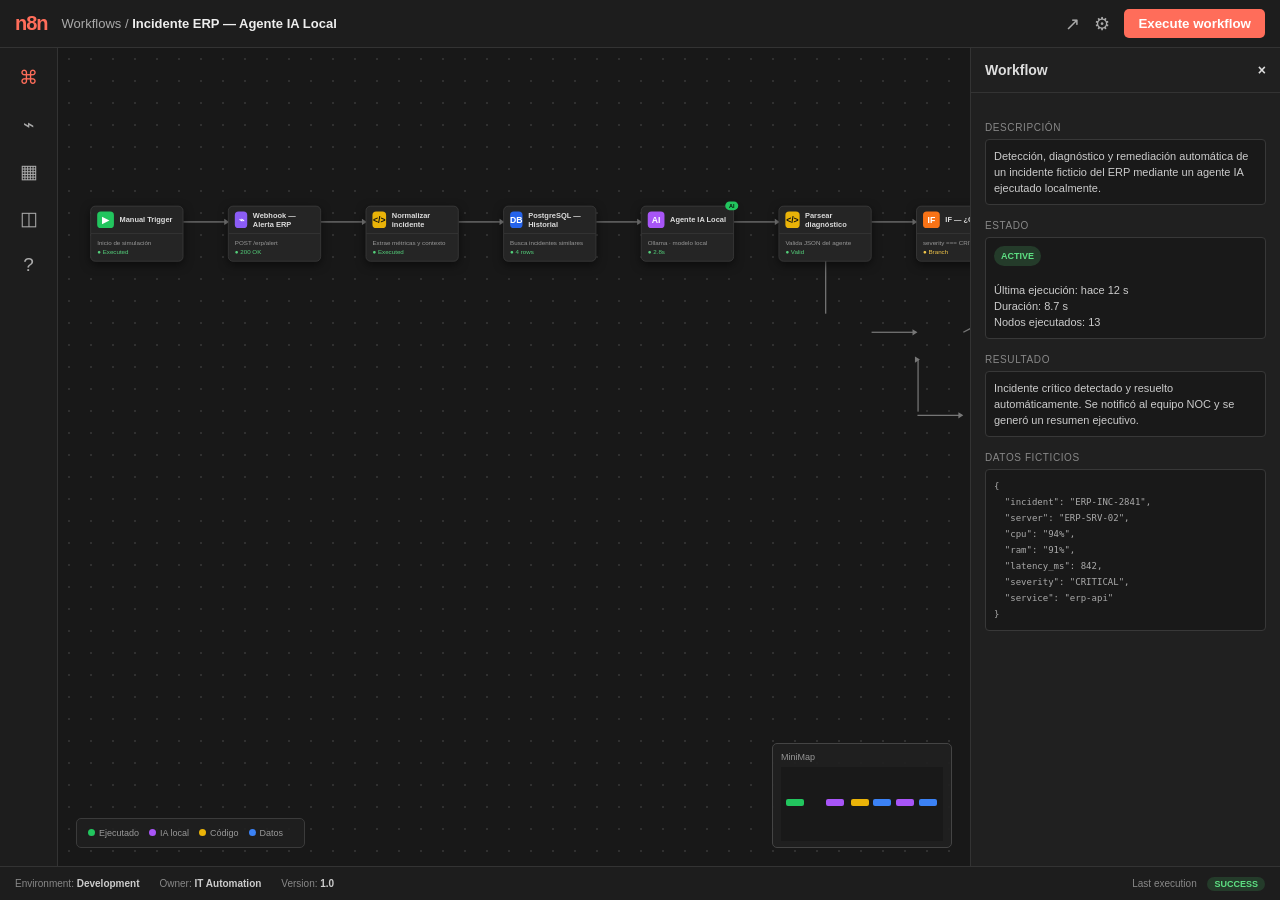
<file: demo-n8n Workflow/index.html>
<!DOCTYPE html>
<html lang="es">
<head>
<meta charset="UTF-8">
<meta name="viewport" content="width=device-width, initial-scale=1.0">
<title>n8n — Workflow de Agente IA Local</title>
<style>
*{box-sizing:border-box}html,body{margin:0;width:100%;height:100%;overflow:hidden;font-family:Inter,Segoe UI,Arial,sans-serif;background:#171717;color:#ddd}
:root{--bg:#171717;--panel:#202020;--panel2:#252525;--line:#3b3b3b;--muted:#999;--text:#eee;--orange:#ff6d5a;--green:#22c55e;--blue:#3b82f6;--purple:#a855f7;--yellow:#eab308}
.app{height:100vh;display:grid;grid-template-rows:48px 1fr 34px}
.top{background:#1d1d1d;border-bottom:1px solid #333;display:flex;align-items:center;padding:0 15px;gap:14px}
.logo{font-weight:800;font-size:20px;color:#ff6d5a;letter-spacing:-1px}.crumb{color:#aaa;font-size:13px}.crumb b{color:#eee}.spacer{flex:1}.exec{background:#ff6d5a;color:#fff;border:0;border-radius:5px;padding:7px 14px;font-weight:700}.icon{font-size:18px;color:#aaa}
.body{display:grid;grid-template-columns:58px 1fr 310px;min-height:0}
.left{background:#1d1d1d;border-right:1px solid #333;display:flex;align-items:center;flex-direction:column;gap:24px;padding-top:18px;color:#aaa}.left span{font-size:19px}.left span.active{color:#ff6d5a}
.canvas{position:relative;overflow:hidden;background-color:#181818;background-image:radial-gradient(#303030 1px,transparent 1px);background-size:22px 22px}
.workflow{position:absolute;inset:0;transform-origin:0 0}
.edge{position:absolute;height:2px;background:#777;transform-origin:left center;z-index:1}.edge:after{content:"";position:absolute;right:-2px;top:-4px;border-left:8px solid #777;border-top:5px solid transparent;border-bottom:5px solid transparent}
.node{position:absolute;width:150px;background:#252525;border:1px solid #454545;border-radius:8px;box-shadow:0 5px 16px #0008;z-index:2;cursor:pointer}
.node:hover{border-color:#777}.node.selected{border-color:#ff6d5a;box-shadow:0 0 0 1px #ff6d5a55,0 7px 20px #0009}
.nhead{height:44px;display:flex;align-items:center;padding:0 10px;border-bottom:1px solid #3b3b3b;gap:9px}.ico{width:27px;height:27px;border-radius:6px;display:grid;place-items:center;font-size:14px;font-weight:800;color:white}.ntitle{font-size:12px;font-weight:700;line-height:15px}.nbody{padding:8px 10px;font-size:10px;color:#999;line-height:14px}.ok{color:#54d17b}.wait{color:#f4c84a}.fail{color:#ff7566}
.start .ico{background:#22c55e}.webhook .ico{background:#8b5cf6}.code .ico{background:#eab308;color:#111}.db .ico{background:#2563eb}.agent .ico{background:#a855f7}.if .ico{background:#f97316}.slack .ico{background:#36c5f0}.mail .ico{background:#3b82f6}.http .ico{background:#64748b}.end .ico{background:#22c55e}
.badge{position:absolute;right:-8px;top:-8px;background:#22c55e;color:#07130a;border-radius:10px;padding:2px 6px;font-size:9px;font-weight:800}
.minimap{position:absolute;right:18px;bottom:18px;width:180px;height:105px;background:#202020e8;border:1px solid #444;border-radius:5px;padding:8px}.mini-title{font-size:9px;color:#999;margin-bottom:5px}.mini-map{height:74px;position:relative;background:#191919}.m{position:absolute;width:18px;height:7px;border-radius:2px;background:#666}.m.a{background:#22c55e}.m.b{background:#a855f7}.m.c{background:#3b82f6}.m.d{background:#eab308}
.side{background:#202020;border-left:1px solid #333;display:flex;flex-direction:column;min-width:0}.sidehead{padding:14px;border-bottom:1px solid #333;font-size:14px;font-weight:700;display:flex;justify-content:space-between}.sidebody{padding:14px;overflow:auto}.label{font-size:10px;color:#888;text-transform:uppercase;letter-spacing:.6px;margin:15px 0 6px}.value{background:#191919;border:1px solid #383838;border-radius:4px;padding:8px;font-size:11px;color:#ccc;line-height:16px}.pill{display:inline-block;border-radius:10px;padding:2px 7px;background:#243b2a;color:#5ee083;font-size:9px;font-weight:700}.json{font-family:Consolas,monospace;font-size:9px;white-space:pre-wrap;color:#aaa}
.bottom{background:#1d1d1d;border-top:1px solid #333;display:flex;align-items:center;padding:0 15px;gap:20px;font-size:10px;color:#888}.bottom b{color:#ccc}.runbar{margin-left:auto}.runbar .pill{margin-left:8px}
.toast{position:absolute;left:50%;top:66px;transform:translateX(-50%);background:#242424;border:1px solid #444;border-radius:6px;padding:9px 15px;font-size:11px;opacity:0;transition:.25s;z-index:10;box-shadow:0 8px 25px #0008}.toast.show{opacity:1}
.legend{position:absolute;left:18px;bottom:18px;background:#202020dd;border:1px solid #3b3b3b;border-radius:5px;padding:9px 11px;font-size:9px;color:#999;z-index:4}.legend span{margin-right:10px}.dot{display:inline-block;width:7px;height:7px;border-radius:50%;margin-right:4px}
</style>
</head>
<body>
<div class="app">
<header class="top"><div class="logo">n8n</div><div class="crumb">Workflows / <b>Incidente ERP — Agente IA Local</b></div><div class="spacer"></div><span class="icon">↗</span><span class="icon">⚙</span><button class="exec" onclick="runWorkflow()">Execute workflow</button></header>
<div class="body">
<nav class="left"><span class="active">⌘</span><span>⌁</span><span>▦</span><span>◫</span><span>?</span></nav>
<main class="canvas" id="canvas">
<div class="toast" id="toast">Workflow ejecutado correctamente</div>
<div class="workflow" id="workflow">
<!-- conexiones -->
<div class="edge" style="left:178px;top:215px;width:72px;transform:rotate(0deg)"></div>
<div class="edge" style="left:400px;top:215px;width:72px;transform:rotate(0deg)"></div>
<div class="edge" style="left:622px;top:215px;width:72px;transform:rotate(0deg)"></div>
<div class="edge" style="left:844px;top:215px;width:72px;transform:rotate(0deg)"></div>
<div class="edge" style="left:1066px;top:215px;width:72px;transform:rotate(0deg)"></div>
<div class="edge" style="left:1288px;top:215px;width:72px;transform:rotate(0deg)"></div>
<div class="edge" style="left:1510px;top:215px;width:72px;transform:rotate(0deg)"></div>
<div class="edge" style="left:1732px;top:215px;width:72px;transform:rotate(0deg)"></div>
<div class="edge" style="left:1954px;top:215px;width:72px;transform:rotate(0deg)"></div>
<div class="edge" style="left:2176px;top:215px;width:72px;transform:rotate(0deg)"></div>

<!-- rama IF -->
<div class="edge" style="left:1213px;top:259px;width:2px;height:105px;transform:rotate(0deg)"></div>
<div class="edge" style="left:1288px;top:393px;width:72px;transform:rotate(0deg)"></div>
<div class="edge" style="left:1362px;top:437px;width:2px;height:85px;transform:rotate(0deg)"></div>
<div class="edge" style="left:1362px;top:527px;width:72px;transform:rotate(0deg)"></div>
<div class="edge" style="left:1436px;top:393px;width:74px;transform:rotate(-28deg)"></div>

<div class="node start" style="left:28px;top:190px" onclick="selectNode(this,'Manual Trigger')"><div class="nhead"><div class="ico">▶</div><div class="ntitle">Manual Trigger</div></div><div class="nbody">Inicio de simulación<br><span class="ok">● Executed</span></div></div>
<div class="node webhook" style="left:250px;top:190px" onclick="selectNode(this,'Webhook — Alerta ERP')"><div class="nhead"><div class="ico">⌁</div><div class="ntitle">Webhook — Alerta ERP</div></div><div class="nbody">POST /erp/alert<br><span class="ok">● 200 OK</span></div></div>
<div class="node code" style="left:472px;top:190px" onclick="selectNode(this,'Normalizar incidente')"><div class="nhead"><div class="ico">&lt;/&gt;</div><div class="ntitle">Normalizar incidente</div></div><div class="nbody">Extrae métricas y contexto<br><span class="ok">● Executed</span></div></div>
<div class="node db" style="left:694px;top:190px" onclick="selectNode(this,'PostgreSQL — Historial')"><div class="nhead"><div class="ico">DB</div><div class="ntitle">PostgreSQL — Historial</div></div><div class="nbody">Busca incidentes similares<br><span class="ok">● 4 rows</span></div></div>
<div class="node agent" style="left:916px;top:190px" onclick="selectNode(this,'Agente IA Local — Ollama')"><div class="nhead"><div class="ico">AI</div><div class="ntitle">Agente IA Local</div></div><div class="nbody">Ollama · modelo local<br><span class="ok">● 2.8s</span></div><div class="badge">AI</div></div>
<div class="node code" style="left:1138px;top:190px" onclick="selectNode(this,'Parsear diagnóstico')"><div class="nhead"><div class="ico">&lt;/&gt;</div><div class="ntitle">Parsear diagnóstico</div></div><div class="nbody">Valida JSON del agente<br><span class="ok">● Valid</span></div></div>
<div class="node if" style="left:1360px;top:190px" onclick="selectNode(this,'IF — ¿Crítico?')"><div class="nhead"><div class="ico">IF</div><div class="ntitle">IF — ¿Crítico?</div></div><div class="nbody">severity === CRITICAL<br><span class="wait">● Branch</span></div></div>
<div class="node slack" style="left:1510px;top:350px" onclick="selectNode(this,'Slack — NOC')"><div class="nhead"><div class="ico">S</div><div class="ntitle">Slack — NOC</div></div><div class="nbody">Notifica incidente crítico<br><span class="ok">● Sent</span></div></div>
<div class="node http" style="left:1510px;top:190px" onclick="selectNode(this,'HTTP — Ejecutar remediación')"><div class="nhead"><div class="ico">↗</div><div class="ntitle">HTTP — Remediación</div></div><div class="nbody">Reinicia servicio ERP<br><span class="ok">● 202 Accepted</span></div></div>
<div class="node db" style="left:1732px;top:190px" onclick="selectNode(this,'SQL — Verificar recuperación')"><div class="nhead"><div class="ico">DB</div><div class="ntitle">SQL — Verificar recuperación</div></div><div class="nbody">Comprueba sesiones y latencia<br><span class="ok">● Healthy</span></div></div>
<div class="node agent" style="left:1954px;top:190px" onclick="selectNode(this,'Agente IA — Informe final')"><div class="nhead"><div class="ico">AI</div><div class="ntitle">Agente IA — Informe</div></div><div class="nbody">Resume causa y acciones<br><span class="ok">● Generated</span></div><div class="badge">AI</div></div>
<div class="node mail" style="left:2176px;top:190px" onclick="selectNode(this,'Email — Resumen ejecutivo')"><div class="nhead"><div class="ico">✉</div><div class="ntitle">Email — Resumen ejecutivo</div></div><div class="nbody">Envía reporte a IT<br><span class="ok">● Delivered</span></div></div>
<div class="node end" style="left:2398px;top:190px" onclick="selectNode(this,'Fin — Incidente resuelto')"><div class="nhead"><div class="ico">✓</div><div class="ntitle">Fin — Resuelto</div></div><div class="nbody">Ticket actualizado<br><span class="ok">● SUCCESS</span></div></div>
</div>
<div class="legend"><span><i class="dot" style="background:#22c55e"></i>Ejecutado</span><span><i class="dot" style="background:#a855f7"></i>IA local</span><span><i class="dot" style="background:#eab308"></i>Código</span><span><i class="dot" style="background:#3b82f6"></i>Datos</span></div>
<div class="minimap"><div class="mini-title">MiniMap</div><div class="mini-map">
<div class="m a" style="left:5px;top:32px"></div><div class="m b" style="left:45px;top:32px"></div><div class="m d" style="left:70px;top:32px"></div><div class="m c" style="left:92px;top:32px"></div><div class="m b" style="left:115px;top:32px"></div><div class="m c" style="left:138px;top:32px"></div>
</div></div>
</main>
<aside class="side"><div class="sidehead"><span id="panelTitle">Workflow</span><span>×</span></div><div class="sidebody" id="panel">
<div class="label">Descripción</div><div class="value">Detección, diagnóstico y remediación automática de un incidente ficticio del ERP mediante un agente IA ejecutado localmente.</div>
<div class="label">Estado</div><div class="value"><span class="pill">ACTIVE</span><br><br>Última ejecución: hace 12 s<br>Duración: 8.7 s<br>Nodos ejecutados: 13</div>
<div class="label">Resultado</div><div class="value">Incidente crítico detectado y resuelto automáticamente. Se notificó al equipo NOC y se generó un resumen ejecutivo.</div>
<div class="label">Datos ficticios</div><div class="value json">{
  "incident": "ERP-INC-2841",
  "server": "ERP-SRV-02",
  "cpu": "94%",
  "ram": "91%",
  "latency_ms": 842,
  "severity": "CRITICAL",
  "service": "erp-api"
}</div>
</div></aside>
</div>
<footer class="bottom"><span>Environment: <b>Development</b></span><span>Owner: <b>IT Automation</b></span><span>Version: <b>1.0</b></span><div class="runbar">Last execution <span class="pill">SUCCESS</span></div></footer>
</div>
<script>
const data={
"Manual Trigger":["Manual Trigger","Inicio de la simulación del incidente.","Entrada ficticia generada por el usuario.","Status: Executed"],
"Webhook — Alerta ERP":["Webhook — Alerta ERP","Recibe una alerta del sistema de monitoreo.","POST /erp/alert · HTTP 200","Payload: ERP-INC-2841"],
"Normalizar incidente":["Normalizar incidente","Transforma la alerta en un objeto estándar.","Servidor: ERP-SRV-02 · Servicio: erp-api","Métricas: CPU 94% · RAM 91% · Latencia 842ms"],
"PostgreSQL — Historial":["PostgreSQL — Historial","Consulta incidentes anteriores para dar contexto al agente.","4 incidentes similares encontrados.","Último patrón: bloqueo de sesiones SQL"],
"Agente IA Local — Ollama":["Agente IA Local — Ollama","Analiza métricas, historial y contexto operativo.","Modelo local ficticio: llama3.2","Diagnóstico: saturación + bloqueo de sesiones"],
"Parsear diagnóstico":["Parsear diagnóstico","Valida y estructura la respuesta del agente.","JSON válido · confidence: 0.93","severity: CRITICAL"],
"IF — ¿Crítico?":["IF — ¿Crítico?","Evalúa si el incidente requiere remediación inmediata.","Condición: severity === CRITICAL","Resultado: TRUE"],
"HTTP — Ejecutar remediación":["HTTP — Remediación","Solicita al servicio interno de automatización la acción correctiva.","Acción: reiniciar erp-api + limpiar conexiones huérfanas","HTTP 202 Accepted"],
"Slack — NOC":["Slack — NOC","Envía una alerta al canal operativo.","#noc-alertas · incidente ERP-INC-2841","Notificación enviada"],
"SQL — Verificar recuperación":["SQL — Verificar recuperación","Comprueba si el ERP volvió a condiciones normales.","Sesiones: 18 · Latencia: 42ms · Estado: HEALTHY","Recuperación confirmada"],
"Agente IA — Informe final":["Agente IA — Informe","Genera una explicación no técnica del incidente y las acciones realizadas.","Causa probable + impacto + remediación + evidencia","Informe generado"],
"Email — Resumen ejecutivo":["Email — Resumen ejecutivo","Distribuye el resumen final a responsables de IT.","Asunto: ERP-INC-2841 resuelto automáticamente","Entrega simulada: OK"],
"Fin — Incidente resuelto":["Fin — Resuelto","Cierra el flujo y deja el incidente listo para auditoría.","Ticket: RESOLVED · Automatización: SUCCESS","Duración total: 8.7 s"]
};
function selectNode(el,name){
 document.querySelectorAll('.node').forEach(n=>n.classList.remove('selected'));el.classList.add('selected');
 const d=data[name]||[name,"Nodo del workflow.","Datos ficticios.","Executed"];
 document.getElementById('panelTitle').textContent=d[0];
 document.getElementById('panel').innerHTML='<div class="label">Función</div><div class="value">'+d[1]+'</div><div class="label">Operación</div><div class="value">'+d[2]+'</div><div class="label">Resultado</div><div class="value"><span class="pill">'+d[3]+'</span></div>';
}
function runWorkflow(){
 const toast=document.getElementById('toast');toast.textContent='Ejecutando workflow…';toast.classList.add('show');
 const nodes=[...document.querySelectorAll('.node')];nodes.forEach(n=>n.classList.remove('selected'));
 nodes.forEach((n,i)=>setTimeout(()=>{n.classList.add('selected');if(i===nodes.length-1){toast.textContent='Workflow ejecutado correctamente · SUCCESS';setTimeout(()=>toast.classList.remove('show'),1800)}},i*180));
}
let scale=.62, ox=15, oy=40, dragging=false,sx,sy;
const wf=document.getElementById('workflow'), canvas=document.getElementById('canvas');
function draw(){wf.style.transform=`translate(${ox}px,${oy}px) scale(${scale})`}
canvas.addEventListener('wheel',e=>{e.preventDefault();scale=Math.max(.3,Math.min(1.1,scale*(e.deltaY<0?1.08:.92)));draw()},{passive:false});
canvas.addEventListener('mousedown',e=>{if(e.target.closest('.node'))return;dragging=true;sx=e.clientX-ox;sy=e.clientY-oy});
window.addEventListener('mouseup',()=>dragging=false);
window.addEventListener('mousemove',e=>{if(dragging){ox=e.clientX-sx;oy=e.clientY-sy;draw()}});
draw();
</script>
</body>
</html>
</file>
